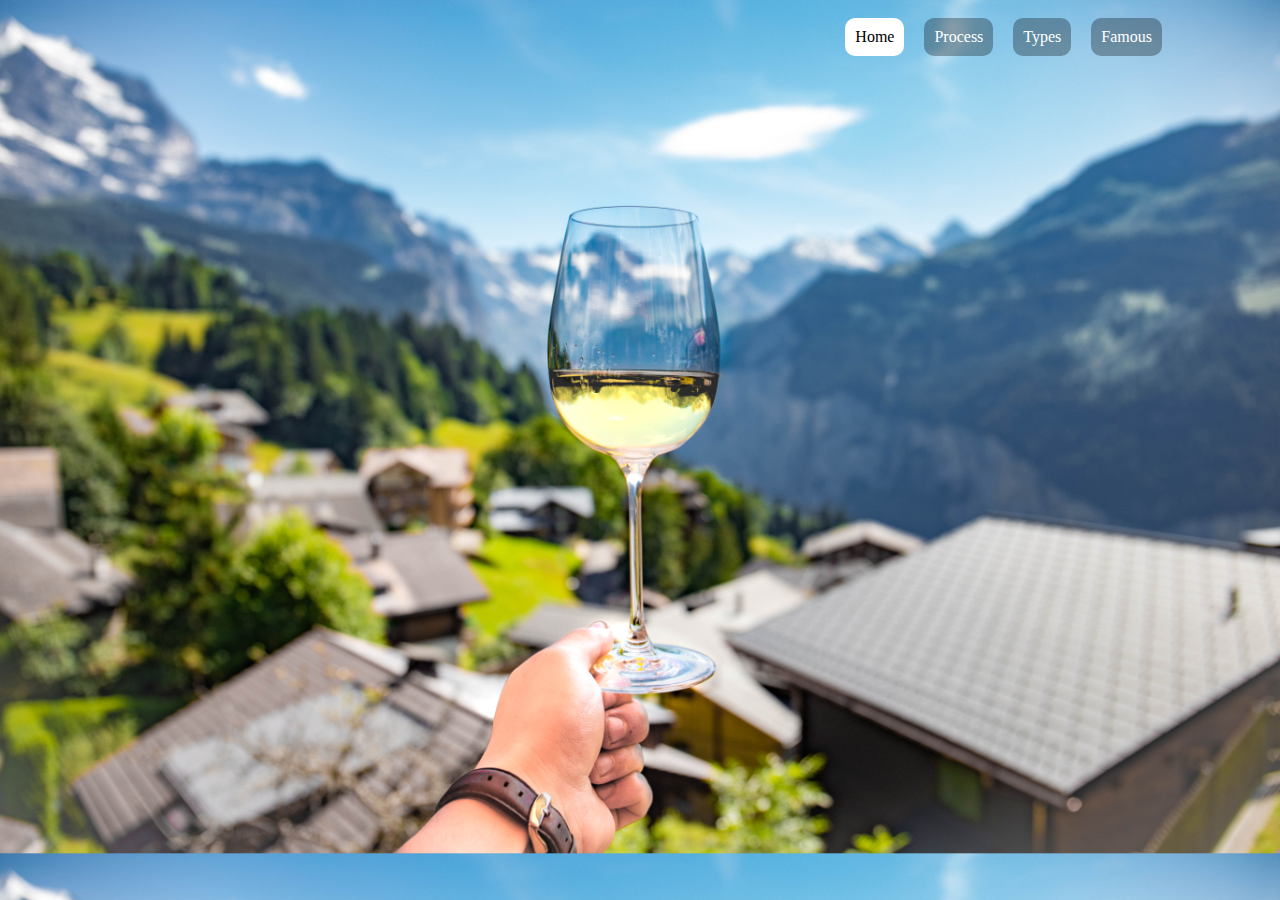
<file: wine/index.html>
<!DOCTYPE html>
<html>
    <head>
        <title>Wines</title>
        <link rel="stylesheet" href="style.css">
    </head>
    <body id="resp-bg">
        <div id="nav">
            <a href="popular.html">Famous</a>
            <a href="types.html">Types</a>
            <a href="process.html">Process</a>
            <a href="#"class="active">Home</a>
        </div>
        <!--<p id="quote">aLL aBouT wInE</p>-->
    </body>
</html>
</file>
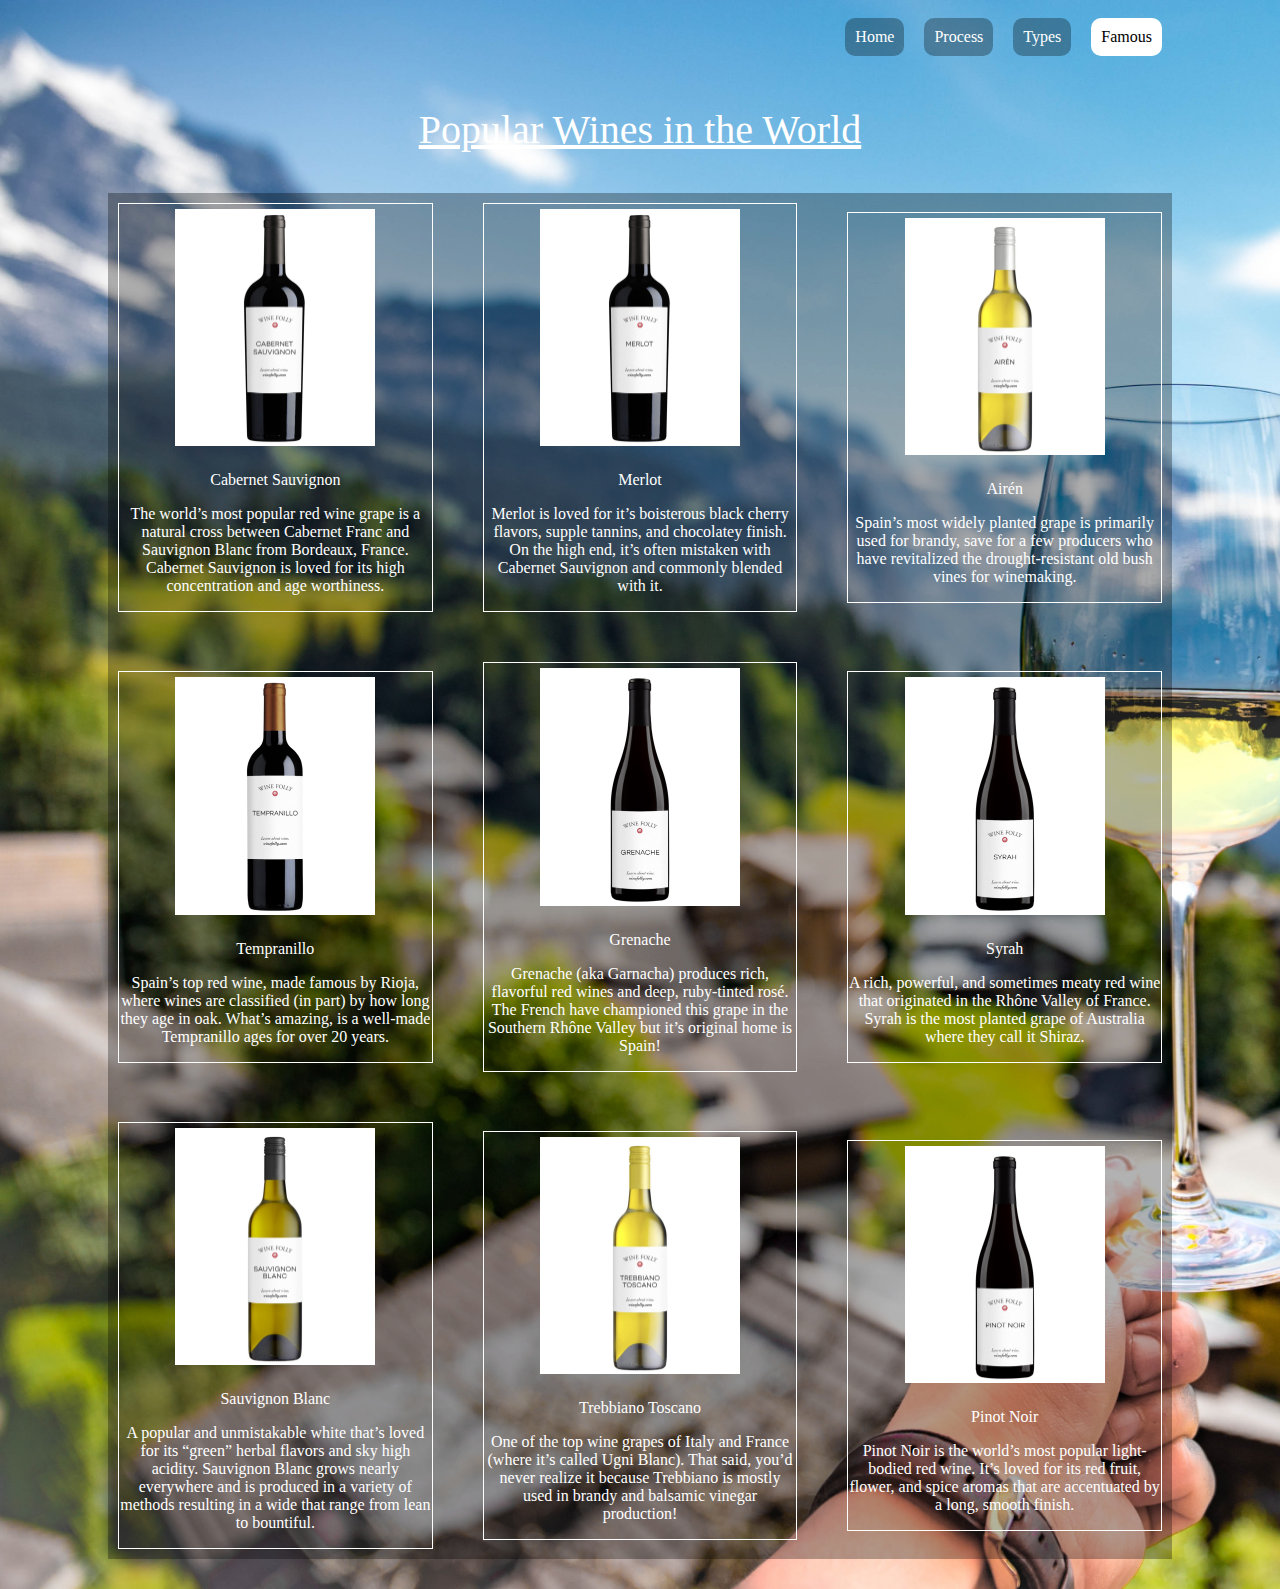
<file: wine/popular.html>
<!DOCTYPE html>
<html>
    <head>
        <title>Types</title>
        <link rel="stylesheet" href="style.css">
    </head>
    <body>
        <div id="nav">
            <a href="#" class="active">Famous</a>
            <a href="types.html">Types</a>
            <a href="process.html">Process</a>
            <a href="index.html">Home</a>
        </div>

        <div>
            <p class="heading">Popular Wines in the World</p>
        </div> 

        <div id="popular">
            <div class="border">
                <img src="resources/1.jpg" alt="">
                <p>Cabernet Sauvignon</p>
                <p>The world’s most popular red wine grape is a natural cross between Cabernet Franc and Sauvignon Blanc from Bordeaux, France. Cabernet Sauvignon is loved for its high concentration and age worthiness.</p>
            </div>

            <div class="border">
                <img src="resources/2.jpg" alt="">
                <p>Merlot</p>
                <p>Merlot is loved for it’s boisterous black cherry flavors, supple tannins, and chocolatey finish. On the high end, it’s often mistaken with Cabernet Sauvignon and commonly blended with it.</p>
            </div>

            <div class="border">
                <img src="resources/3.jpg" alt="">
                <p>Airén</p>
                <p>Spain’s most widely planted grape is primarily used for brandy, save for a few producers who have revitalized the drought-resistant old bush vines for winemaking.</p>
            </div>

            <div class="border">
                <img src="resources/4.jpg" alt="">
                <p>Tempranillo</p>
                <p>Spain’s top red wine, made famous by Rioja, where wines are classified (in part) by how long they age in oak. What’s amazing, is a well-made Tempranillo ages for over 20 years.</p>
            </div>

            <div class="border">
                <img src="resources/5.jpg" alt="">
                <p>Grenache</p>
                <p>Grenache (aka Garnacha) produces rich, flavorful red wines and deep, ruby-tinted rosé. The French have championed this grape in the Southern Rhône Valley but it’s original home is Spain!</p>
            </div>

            <div class="border">
                <img src="resources/6.jpg" alt="">
                <p>Syrah</p>
                <p>A rich, powerful, and sometimes meaty red wine that originated in the Rhône Valley of France. Syrah is the most planted grape of Australia where they call it Shiraz.</p>
            </div>

            <div class="border">
                <img src="resources/7.jpg" alt="">
                <p>Sauvignon Blanc</p>
                <p>A popular and unmistakable white that’s loved for its “green” herbal flavors and sky high acidity. Sauvignon Blanc grows nearly everywhere and is produced in a variety of methods resulting in a wide that range from lean to bountiful.</p>
            </div>

            <div class="border">
                <img src="resources/8.jpg" alt="">
                <p>Trebbiano Toscano</p>
                <p>One of the top wine grapes of Italy and France (where it’s called Ugni Blanc). That said, you’d never realize it because Trebbiano is mostly used in brandy and balsamic vinegar production!</p>
            </div>

            <div class="border">
                <img src="resources/9.jpg" alt="">
                <p>Pinot Noir</p>
                <p>Pinot Noir is the world’s most popular light-bodied red wine. It’s loved for its red fruit, flower, and spice aromas that are accentuated by a long, smooth finish.</p>
            </div>
        </div>
    </body>
</html>
</file>
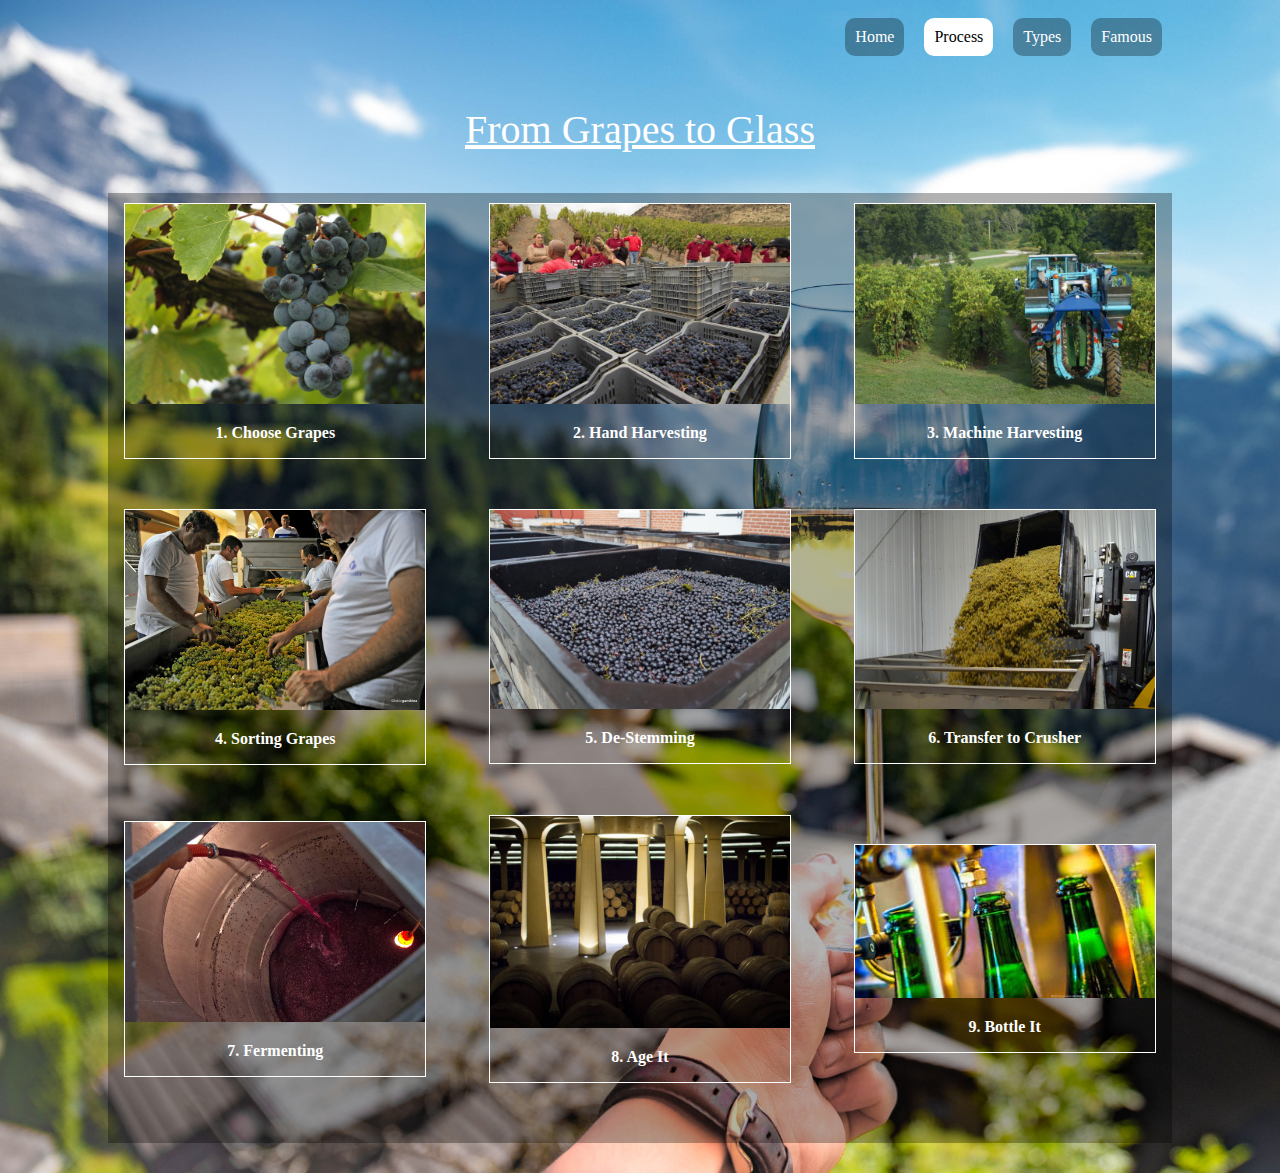
<file: wine/process.html>
<!DOCTYPE html>
<html>
    <head>
        <title>How It's Made</title>
        <link rel="stylesheet" href="style.css">
    </head>
    <body>
        <div id="nav">
            <a href="popular.html">Famous</a>
            <a href="types.html">Types</a>
            <a href="#" class="active">Process</a>
            <a href="index.html">Home</a>
        </div>

        <div>
            <p class="heading">From Grapes to Glass</p>
        </div>

        <div id="process">
            <div class="border">
                <img src="resources/s1.jpg" alt="">
                <p>1. Choose Grapes</p>
            </div>

            <div class="border">
                <img src="resources/s2.jpg" alt="">
                <p>2. Hand Harvesting</p>
            </div>

            <div class="border">
                <img src="resources/s3.jpg" alt="">
                <p>3. Machine Harvesting</p>
            </div>

            <div class="border">
                <img src="resources/s4.jpg" alt="">
                <p>4. Sorting Grapes</p>
            </div>

            <div class="border">
                <img src="resources/s6.jpg" alt="">
                <p>5. De-Stemming</p>
            </div>

            <div class="border">
                <img src="resources/s5.jpg" alt="">
                <p>6. Transfer to Crusher</p>
            </div>

            <div class="border">
                <img src="resources/s7.jpg" alt="">
                <p>7. Fermenting</p>
            </div>

             <div class="border">
                <img src="resources/s8.jpg" alt="">
                <p>8. Age It</p>
            </div>
            
             <div class="border">
                <img src="resources/s9.jpg" alt="">
                <p>9. Bottle It</p>
            </div>
        </div>
    </body>
</html>
</file>
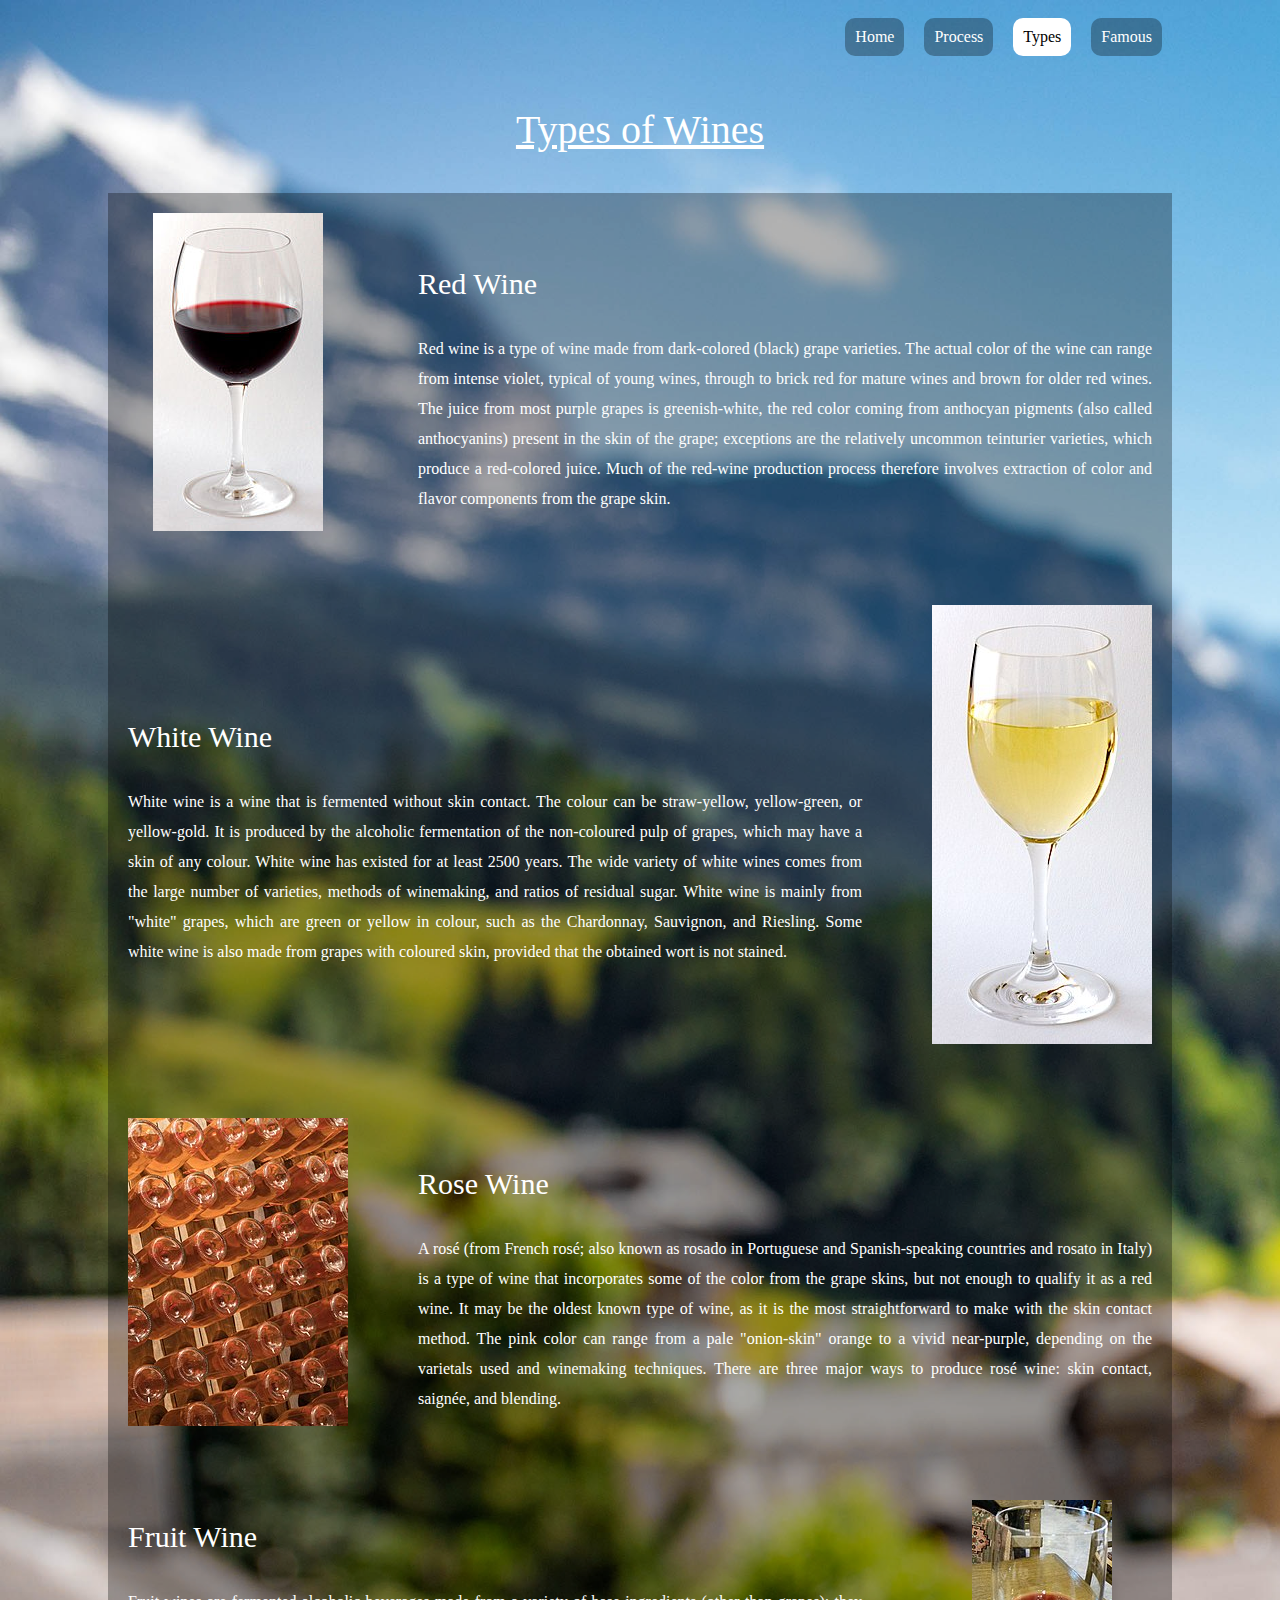
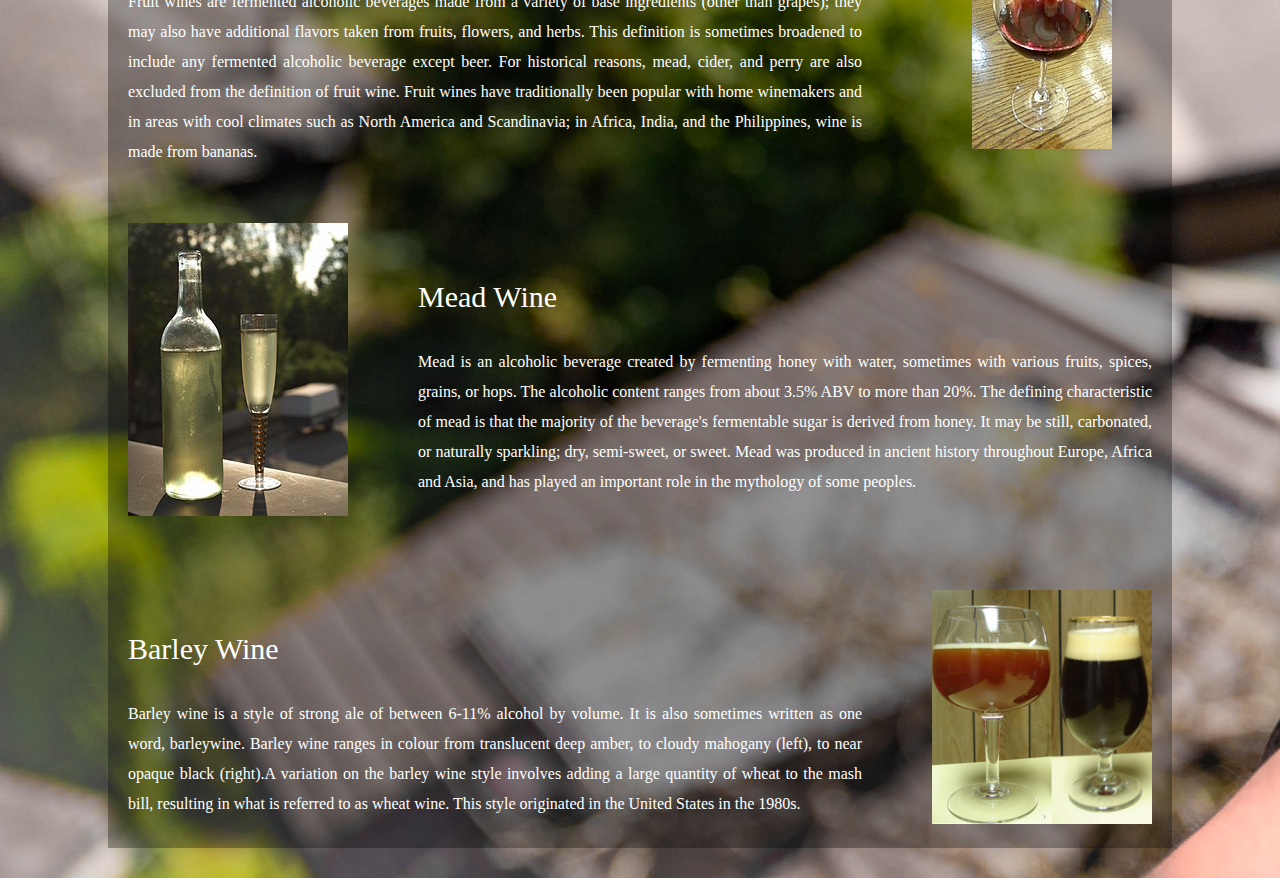
<file: wine/types.html>
<!DOCTYPE html>
<html>
    <head>
        <title>Types of Wines</title>
        <link rel="stylesheet" href="style.css">
    </head>
    <body>
        <div id="nav">
            <a href="popular.html">Famous</a>
            <a href="#" class="active">Types</a>
            <a href="process.html">Process</a>
            <a href="index.html">Home</a>
        </div> 

        <div>
            <p class="heading">Types of Wines</p>
        </div>

        <div id="type">
            <div>
                <img src="resources/red_wine.jpg" alt="">
            </div>

            <div id="text-area-1">
                <p class="name">Red Wine</p>
                <p>Red wine is a type of wine made from dark-colored (black) grape varieties. The actual color of the wine can range from intense violet, typical of young wines, through to brick red for mature wines and brown for older red wines. The juice from most purple grapes is greenish-white, the red color coming from anthocyan pigments (also called anthocyanins) present in the skin of the grape; exceptions are the relatively uncommon teinturier varieties, which produce a red-colored juice. Much of the red-wine production process therefore involves extraction of color and flavor components from the grape skin.</p>
            </div>

            <div id="text-area-2">
                <p class="name">White Wine</p>
                <p>White wine is a wine that is fermented without skin contact. The colour can be straw-yellow, yellow-green, or yellow-gold. It is produced by the alcoholic fermentation of the non-coloured pulp of grapes, which may have a skin of any colour. White wine has existed for at least 2500 years. The wide variety of white wines comes from the large number of varieties, methods of winemaking, and ratios of residual sugar. White wine is mainly from "white" grapes, which are green or yellow in colour, such as the Chardonnay, Sauvignon, and Riesling. Some white wine is also made from grapes with coloured skin, provided that the obtained wort is not stained.</p>
            </div>

            <div>
                <img src="resources/white_wine.jpg" alt="">
            </div>

            <div>
                <img src="resources/rose_wine.jpg" alt="">
            </div>

            <div id="text-area-3">
                <p class="name">Rose Wine</p>
                <p>A rosé (from French rosé; also known as rosado in Portuguese and Spanish-speaking countries and rosato in Italy) is a type of wine that incorporates some of the color from the grape skins, but not enough to qualify it as a red wine. It may be the oldest known type of wine, as it is the most straightforward to make with the skin contact method. The pink color can range from a pale "onion-skin" orange to a vivid near-purple, depending on the varietals used and winemaking techniques. There are three major ways to produce rosé wine: skin contact, saignée, and blending.</p>
            </div>

            <div id="text-area-4">
                <p class="name">Fruit Wine</p>
                <p>Fruit wines are fermented alcoholic beverages made from a variety of base ingredients (other than grapes); they may also have additional flavors taken from fruits, flowers, and herbs. This definition is sometimes broadened to include any fermented alcoholic beverage except beer. For historical reasons, mead, cider, and perry are also excluded from the definition of fruit wine. Fruit wines have traditionally been popular with home winemakers and in areas with cool climates such as North America and Scandinavia; in Africa, India, and the Philippines, wine is made from bananas.</p>
            </div>

            <div>
                <img src="resources/fruit_wine.jpg" alt="">
            </div>

            <div>
                <img src="resources/mead_wine.jpeg" alt="">
            </div>

            <div id="text-area-5">
                <p class="name">Mead Wine</p>
                <p>Mead is an alcoholic beverage created by fermenting honey with water, sometimes with various fruits, spices, grains, or hops. The alcoholic content ranges from about 3.5% ABV to more than 20%. The defining characteristic of mead is that the majority of the beverage's fermentable sugar is derived from honey. It may be still, carbonated, or naturally sparkling; dry, semi-sweet, or sweet. Mead was produced in ancient history throughout Europe, Africa and Asia, and has played an important role in the mythology of some peoples.</p>
            </div>

            <div id="text-area-6">
                <p class="name">Barley Wine</p>
                <p>Barley wine is a style of strong ale of between 6-11% alcohol by volume. It is also sometimes written as one word, barleywine. Barley wine ranges in colour from translucent deep amber, to cloudy mahogany (left), to near opaque black (right).A variation on the barley wine style involves adding a large quantity of wheat to the mash bill, resulting in what is referred to as wheat wine. This style originated in the United States in the 1980s.</p>
            </div>

            <div>
                <img src="resources/Barley_wines.png" alt="">
            </div>
        </div>
    </body>
</html>
</file>
<file: wine/style.css>
#type {
    display: grid;
    grid-template-columns: auto auto auto;
    grid-template-rows: auto auto auto auto;
    grid-gap: 30px;
    margin: 30px 100px;
    color: white;
    background: rgba(0, 0, 0, 0.3);
    justify-items: center;
    align-items: center; 
}

#type img {
    margin: 20px;
}

#type p {
    margin: 0px 20px;
    text-align: justify;
}

#type p:nth-child(1) {
    font-size: 30px;  
    line-height: 100px;  
}

#type p:nth-child(2) {
    line-height: 30px;
}

.name {
    font-size: 30px;
}

#text-area-1 {
    grid-area: 1 / 2 / span 1 / span 2;
}

#text-area-2 {
    grid-area: 2 / 1 / span 1 / span 2;
}

#text-area-3 {
    grid-area: 3 / 2 / span 1 / span 2;
}

#text-area-4 {
    grid-area: 4 / 1 / span 1 / span 2;
}

#text-area-5 {
    grid-area: 5 / 2 / span 1 / span 2;
}

#text-area-6 {
    grid-area: 6 / 1 / span 1 / span 2;
}

#popular {
    display: grid;
    grid-template-columns: auto auto auto;
    grid-template-rows: auto auto auto;
    grid-gap: 50px;
    margin: 30px 100px;
    padding: 10px;
    color: white;
    justify-items: center;
    align-items: center; 
    text-align: center;
    background: rgba(0, 0, 0, 0.3);
}

#popular  img {
    width: 200px;
    margin: 5px;
}

#process {
    display: grid;
    grid-template-columns: auto auto auto;
    grid-template-rows: auto auto auto auto;
    grid-gap: 50px;
    margin: 30px 100px;
    padding: 10px;
    color: white;
    background: rgba(0, 0, 0, 0.3);
    justify-items: center;
    align-items: center; 
    text-align: center;
}

#process img {
    width: 300px;
}

#process div p {
    font-weight: bold;
}

.border {
    border: 1px solid white;
}

#nav {
    display: flex;
    flex-direction: row-reverse;
    margin-right: 100px;
}

#nav a {
    margin: 10px;
    padding: 10px;
    color: white;
    text-decoration: none;
    background: rgba(0, 0, 0, 0.3);
    border: 1px black;
    border-radius: 10px;
}

#nav a:hover {
    background: white;
    color: black;
}

#nav a.active {
    background: white;
    color: black;
}

.heading {
    text-align: center;
    font-size: 40px;
    text-decoration: underline;
    color: white;
}

body {
    background: url(resources/background.jpg);
    background-size: cover;
}

#quote {
    margin: 50px;
    font-size: 50px;
    color:wheat;
    
}

@media (max-width: 600px) {
    #resp-bg {
        background: url(resources/background.jpg);
        background-size: auto cover;
    }

    #nav {
        flex-direction: column-reverse;
        margin: 0px;
    }

    #process , #popular{
        grid-template-columns: auto;
        grid-template-rows: auto;
    }

    #type {
        grid-template-columns: auto;
        grid-template-rows: auto;
        margin: 0px;
    }

    #type img {
        margin: 2px;
    }
    
    #type p {
        margin: 0px 10px;
    }
}
</file>
